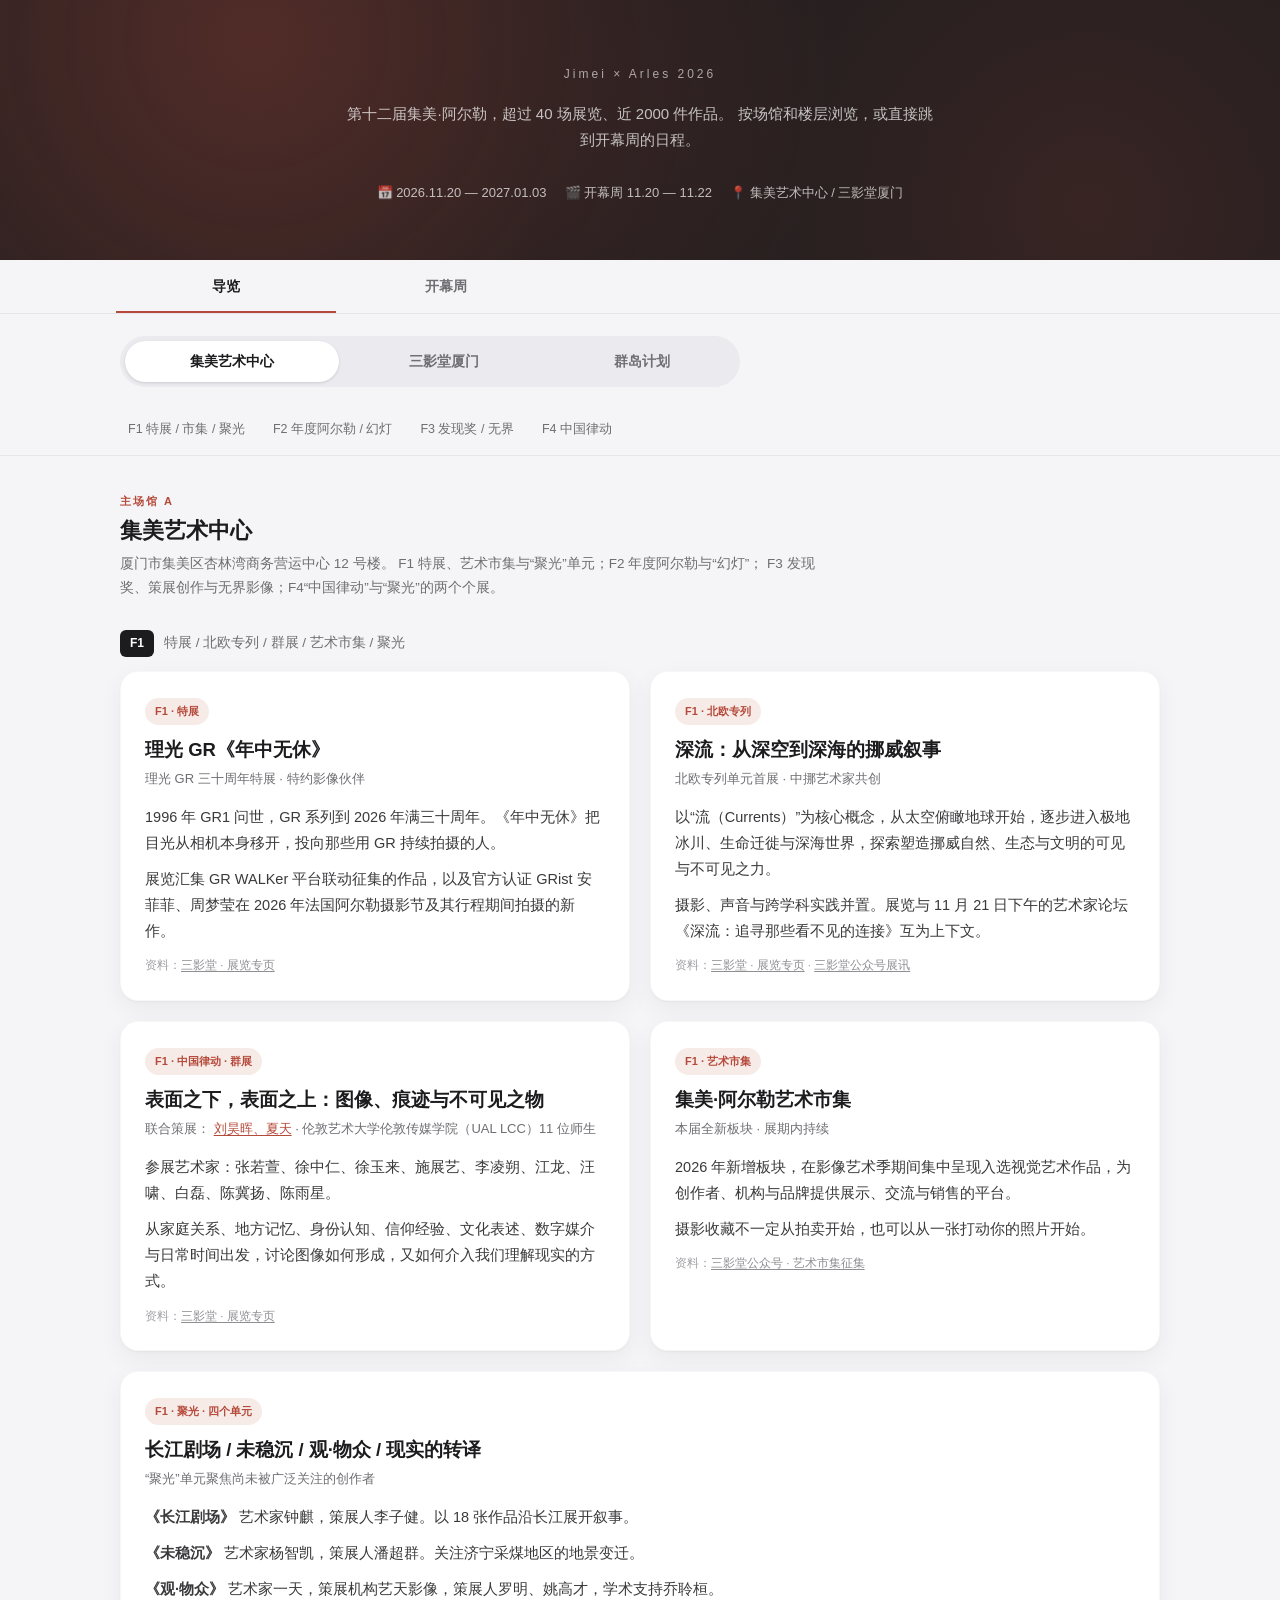
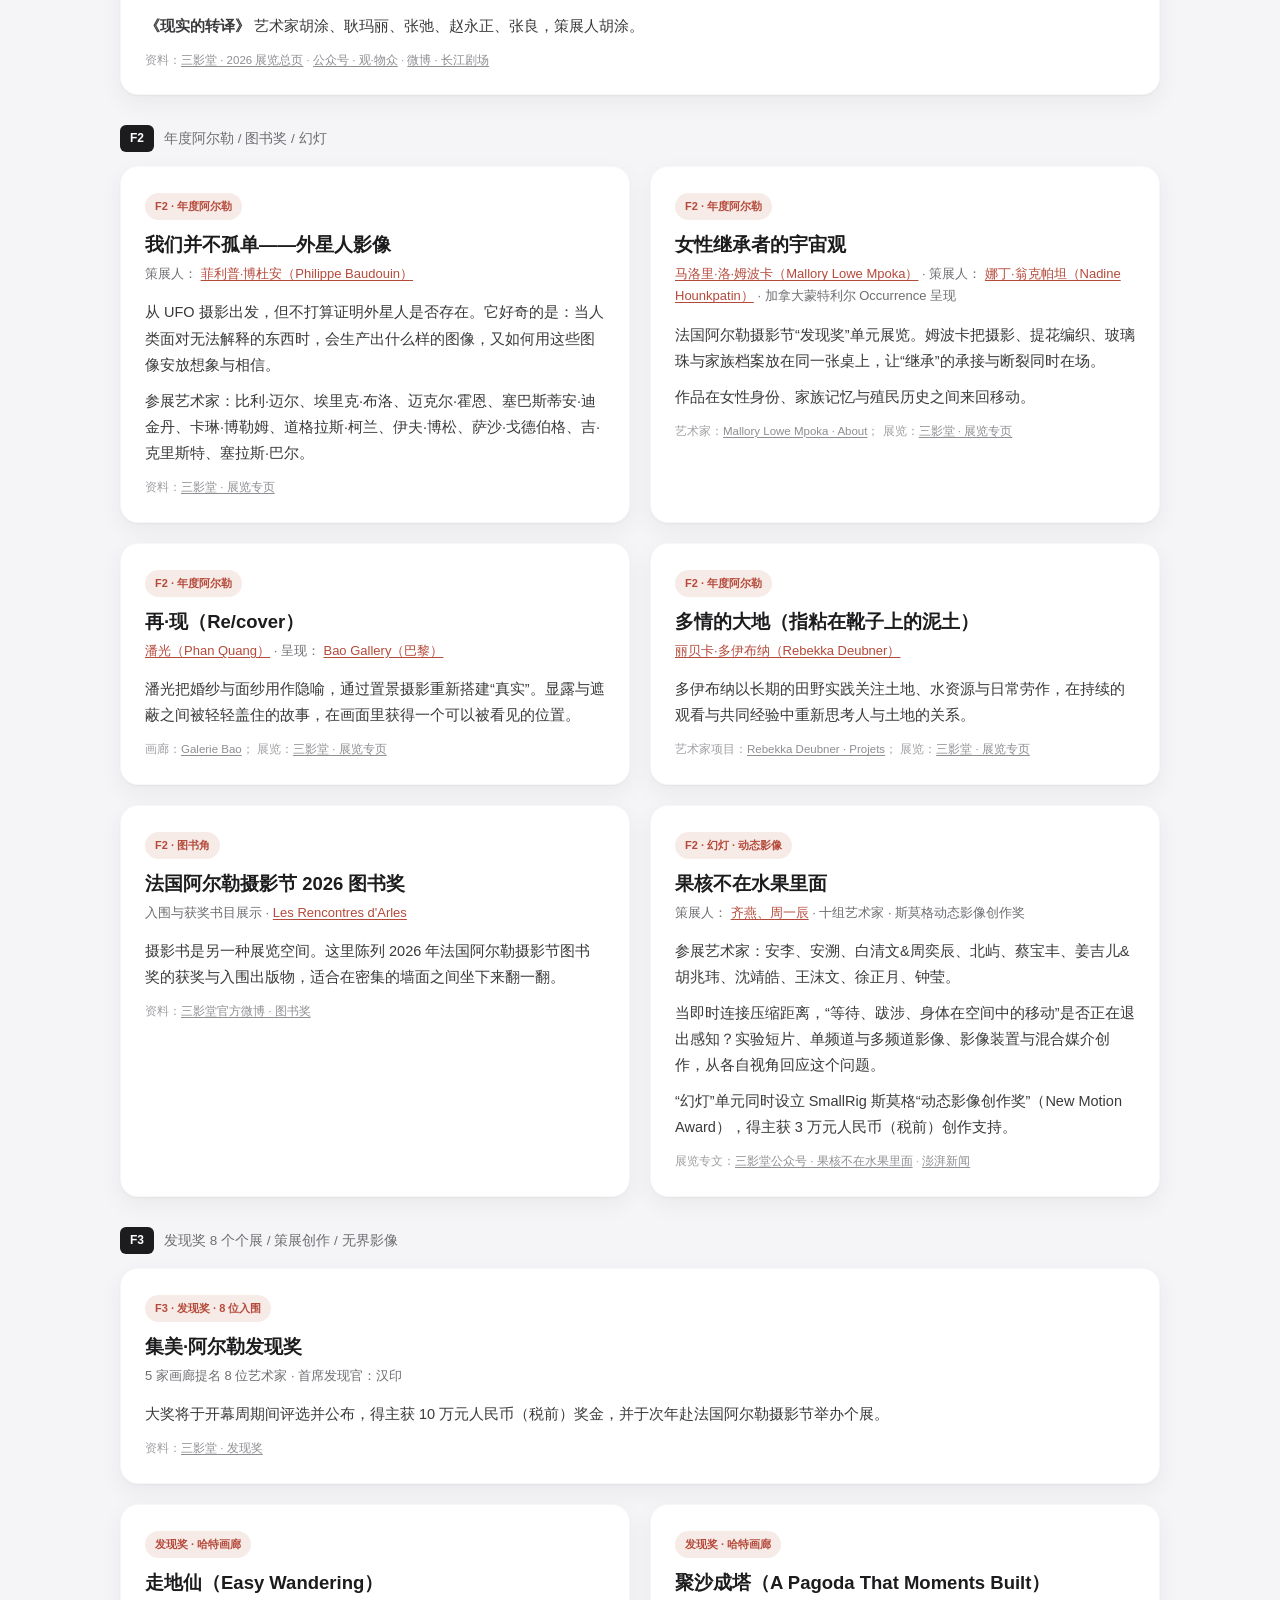
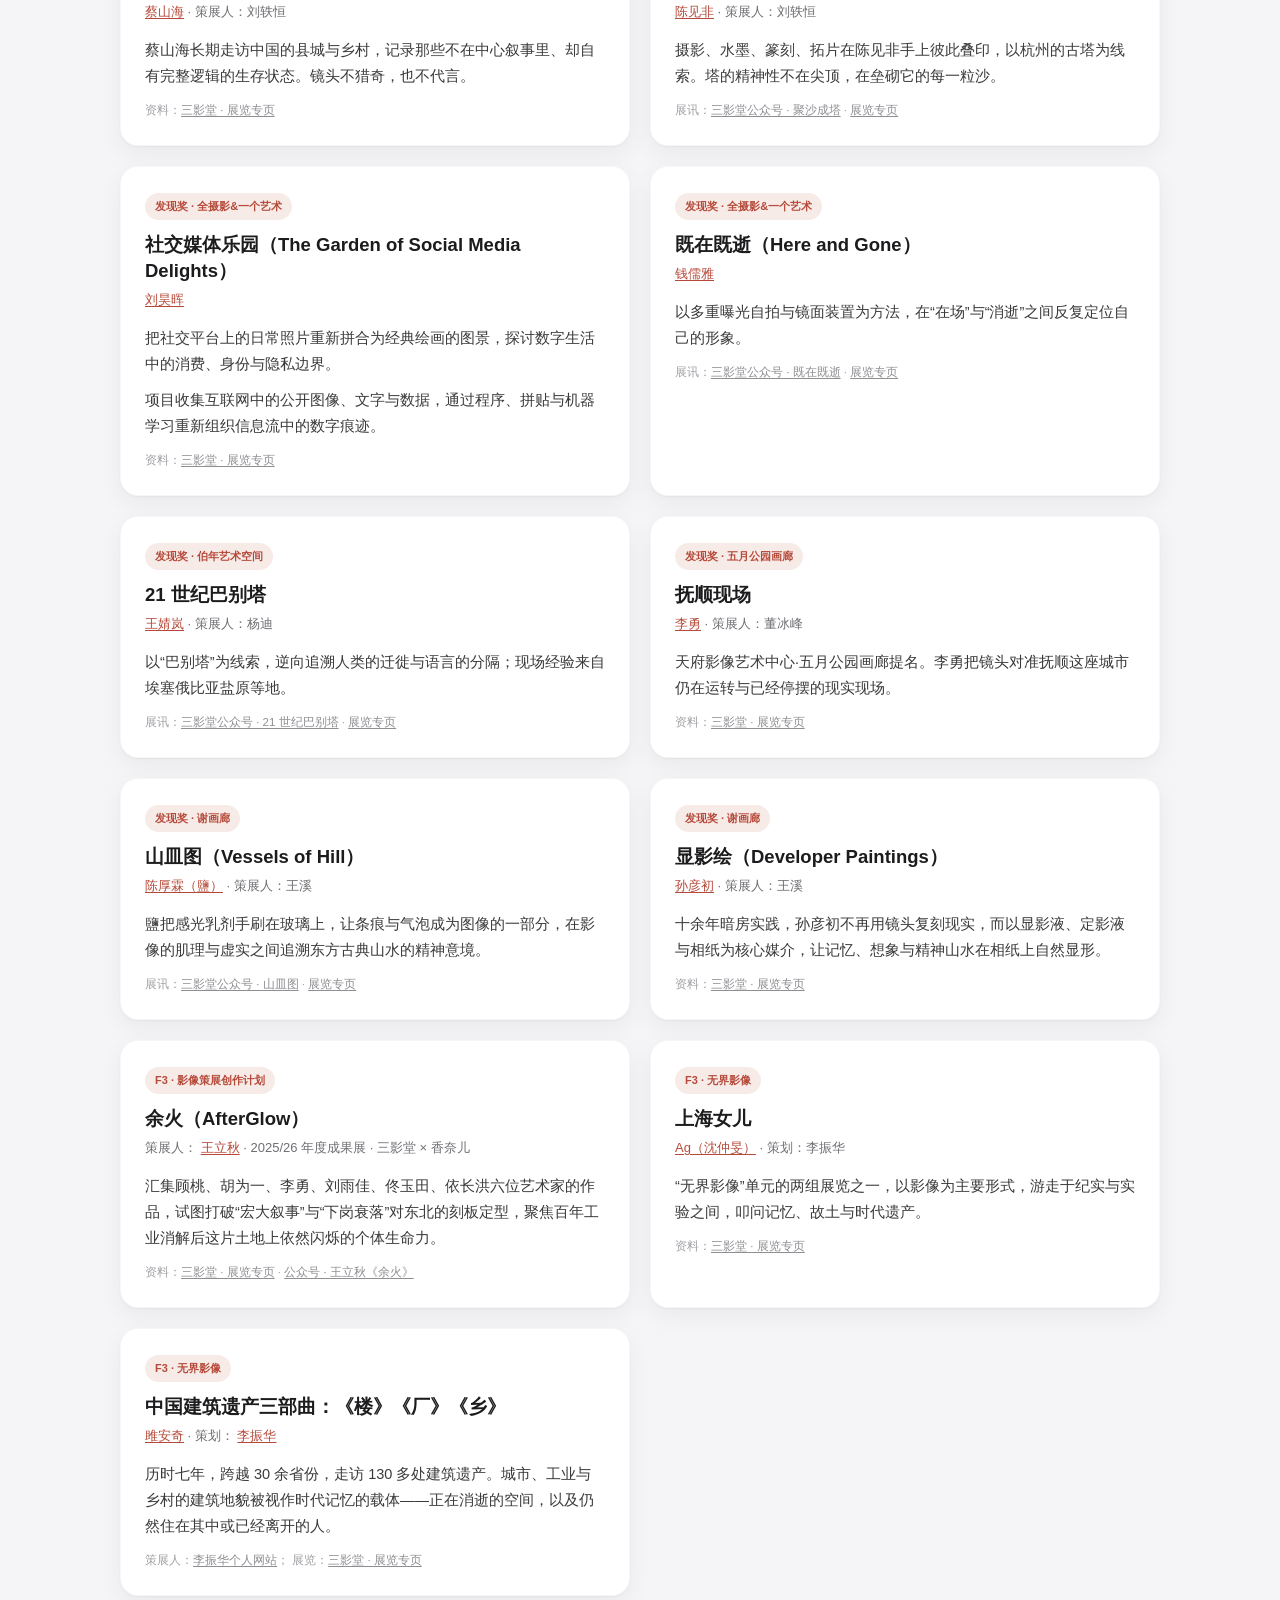
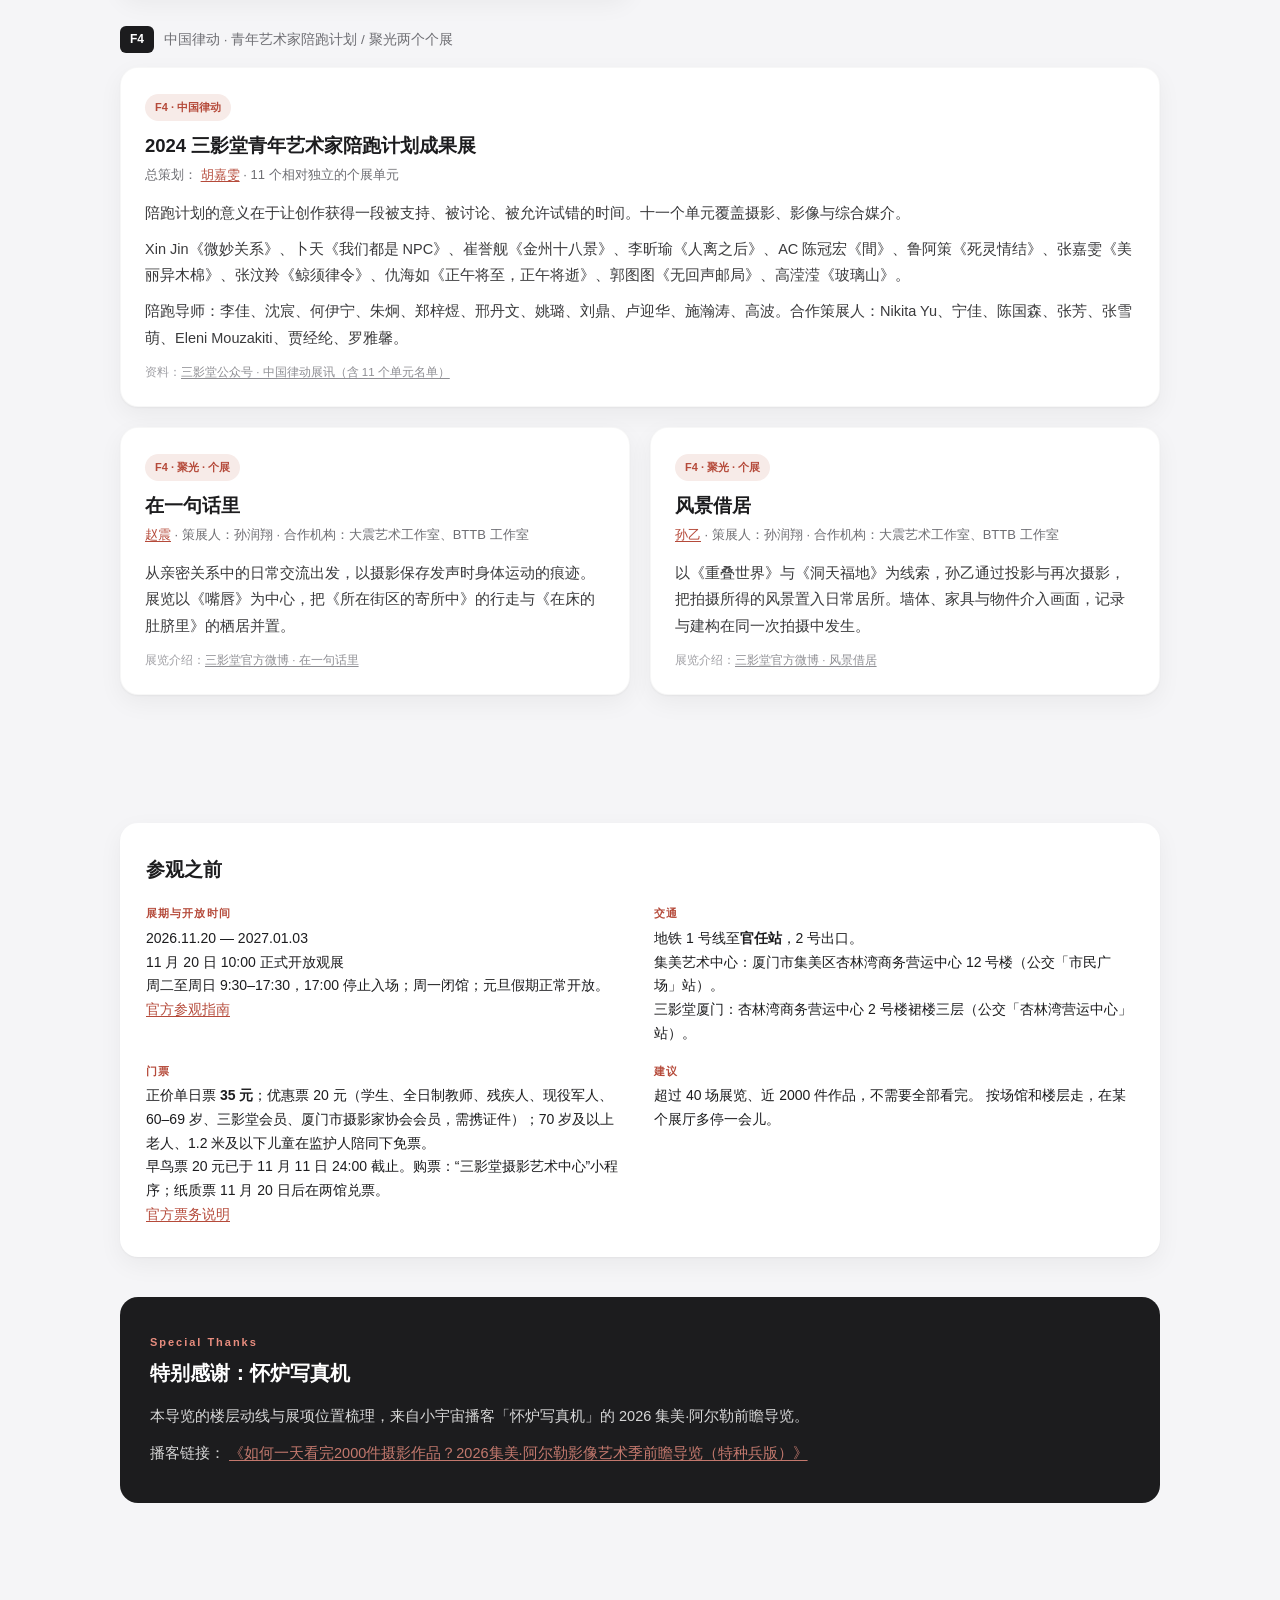
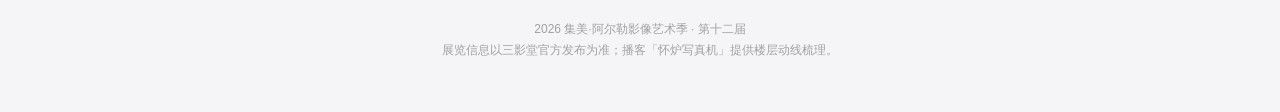
<file: 2026.html>
<!DOCTYPE html>
<html lang="zh-CN">

<head>
	<meta charset="UTF-8">
	<meta name="viewport" content="width=device-width, initial-scale=1.0">
	<meta name="color-scheme" content="light">
	<title>2026 集美·阿尔勒导览</title>
	<style>
		:root {
			--ink: #1c1c1e;
			--muted: #6e6e73;
			--line: #e5e5ea;
			--bg: #f5f5f7;
			--card: #fff;
			--accent: #b54a3a;
			--accent-soft: #f7ebe8;
			--radius: 18px;
			--shadow: 0 1px 2px rgba(0, 0, 0, .04), 0 8px 24px rgba(0, 0, 0, .05);
		}

		* {
			margin: 0;
			padding: 0;
			box-sizing: border-box
		}

		html {
			scroll-behavior: smooth
		}

		body {
			font-family: -apple-system, BlinkMacSystemFont, "Segoe UI", "PingFang SC",
				"Hiragino Sans GB", "Microsoft YaHei", sans-serif;
			background: var(--bg);
			color: var(--ink);
			line-height: 1.75;
			-webkit-font-smoothing: antialiased
		}

		a {
			color: var(--accent);
			text-decoration: underline;
			text-underline-offset: 2px
		}

		a:hover {
			text-decoration-thickness: 2px
		}

		.hero {
			background: var(--ink);
			color: #fff;
			padding: 64px 24px 56px;
			text-align: center;
			position: relative;
			overflow: hidden
		}

		.hero:after {
			content: "";
			position: absolute;
			inset: 0;
			background:
				radial-gradient(circle at 20% 15%, rgba(181, 74, 58, .35), transparent 55%),
				radial-gradient(circle at 85% 80%, rgba(181, 74, 58, .18), transparent 50%);
			pointer-events: none
		}

		.hero>* {
			position: relative;
			z-index: 1
		}

		.hero .eyebrow {
			font-size: 12px;
			letter-spacing: .25em;
			opacity: .6;
			margin-bottom: 16px
		}

		.hero h1 {
			font-size: 34px;
			line-height: 1.25;
			margin-bottom: 12px
		}

		.hero h1 span {
			color: #e88d7f
		}

		.hero .sub {
			font-size: 15px;
			opacity: .72;
			max-width: 600px;
			margin: 0 auto 28px
		}

		.meta-row {
			display: flex;
			flex-wrap: wrap;
			gap: 10px 18px;
			justify-content: center;
			font-size: 13px;
			opacity: .7
		}

		.tab-bar-wrap {
			position: sticky;
			top: 0;
			z-index: 60;
			background: #f5f5f7;
			border-bottom: 1px solid var(--line)
		}

		.tab-bar {
			max-width: 1080px;
			margin: auto;
			display: flex;
			padding: 0 16px
		}

		.tab-btn {
			flex: 1;
			max-width: 220px;
			background: none;
			border: 0;
			font: inherit;
			font-size: 14px;
			font-weight: 600;
			color: var(--muted);
			padding: 14px 8px 12px;
			cursor: pointer;
			border-bottom: 2px solid transparent
		}

		.tab-btn.active {
			color: var(--ink);
			border-bottom-color: var(--accent)
		}

		.venue-tab-wrap {
			max-width: 1080px;
			margin: auto;
			padding: 22px 20px 0
		}

		.venue-tab-bar {
			display: flex;
			gap: 5px;
			background: #eaeaef;
			padding: 5px;
			border-radius: 999px;
			max-width: 620px;
			overflow-x: auto
		}

		.venue-btn {
			flex: 1 0 auto;
			border: 0;
			background: none;
			font: inherit;
			font-size: 13.5px;
			font-weight: 600;
			color: var(--muted);
			padding: 9px 12px;
			border-radius: 999px;
			cursor: pointer;
			white-space: nowrap
		}

		.venue-btn.active {
			background: #fff;
			color: var(--ink);
			box-shadow: 0 1px 3px #0002
		}

		.floor-nav-wrap {
			position: sticky;
			top: 49px;
			z-index: 55;
			background: #f5f5f7ed;
			backdrop-filter: blur(12px);
			border-bottom: 1px solid var(--line);
			margin-top: 18px
		}

		.floor-nav {
			max-width: 1080px;
			margin: auto;
			display: flex;
			gap: 4px;
			overflow-x: auto;
			padding: 8px 16px
		}

		.floor-nav a {
			flex: 0 0 auto;
			font-size: 12.5px;
			color: var(--muted);
			text-decoration: none;
			padding: 6px 12px;
			border-radius: 999px;
			white-space: nowrap
		}

		.floor-nav a:hover {
			color: var(--ink);
			background: #eaeaef
		}

		.tab-panel,
		.venue-panel {
			display: none
		}

		.tab-panel.active,
		.venue-panel.active {
			display: block
		}

		.container {
			max-width: 1080px;
			margin: auto;
			padding: 28px 20px 80px
		}

		.venue-head {
			margin: 8px 0
		}

		.venue-label,
		.kicker {
			font-size: 11px;
			letter-spacing: .18em;
			color: var(--accent);
			font-weight: 700;
			margin-bottom: 4px
		}

		.venue-head h2,
		.talk-intro h2 {
			font-size: 22px;
			line-height: 1.4
		}

		.venue-note {
			font-size: 13.5px;
			color: var(--muted);
			margin-top: 6px;
			max-width: 720px
		}

		.floor-group {
			margin: 30px 0 8px;
			scroll-margin-top: 110px
		}

		.floor-label {
			display: flex;
			align-items: center;
			gap: 10px;
			margin-bottom: 14px;
			flex-wrap: wrap
		}

		.floor-label .badge {
			font-size: 12px;
			font-weight: 700;
			background: var(--ink);
			color: #fff;
			padding: 3px 10px;
			border-radius: 6px
		}

		.floor-label .desc {
			font-size: 13.5px;
			color: var(--muted)
		}

		.grid {
			display: grid;
			grid-template-columns: 1fr;
			gap: 20px
		}

		@media(min-width:760px) {
			.grid {
				grid-template-columns: 1fr 1fr
			}
		}

		.ex-card {
			background: var(--card);
			border-radius: var(--radius);
			box-shadow: var(--shadow);
			padding: 26px 24px 24px;
			display: flex;
			flex-direction: column;
			border: 1px solid #00000008;
			transition: transform .25s, box-shadow .25s
		}

		.ex-card:hover {
			transform: translateY(-3px);
			box-shadow: 0 16px 40px #00000014
		}

		.ex-card.full {
			grid-column: 1/-1
		}

		.ex-tag {
			display: inline-block;
			align-self: flex-start;
			font-size: 11px;
			font-weight: 600;
			color: var(--accent);
			background: var(--accent-soft);
			padding: 4px 10px;
			border-radius: 999px;
			margin-bottom: 12px
		}

		.ex-card h3 {
			font-size: 18.5px;
			line-height: 1.4;
			margin-bottom: 5px
		}

		.byline {
			font-size: 13px;
			color: var(--muted);
			margin-bottom: 14px;
			line-height: 1.7
		}

		.ex-body {
			font-size: 14.5px;
			color: #3a3a3c;
			line-height: 1.8
		}

		.ex-body p {
			margin-bottom: 10px
		}

		.ex-body p:last-child {
			margin-bottom: 0
		}

		.source-note {
			margin-top: 12px;
			font-size: 11.5px;
			color: #a1a1a6;
			line-height: 1.7
		}

		.source-note a {
			color: #8e8e93
		}

		.fact-row {
			display: flex;
			flex-wrap: wrap;
			gap: 6px 8px;
			margin: 2px 0 12px
		}

		.fact {
			font-size: 12px;
			color: var(--muted);
			background: #f0f0f2;
			padding: 3px 9px;
			border-radius: 6px
		}

		.talk-intro {
			margin-bottom: 8px
		}

		.talk-intro p {
			font-size: 14.5px;
			color: var(--muted);
			max-width: 760px;
			margin-top: 8px
		}

		.subnav-wrap {
			position: sticky;
			top: 49px;
			z-index: 55;
			background: #f5f5f7ed;
			backdrop-filter: blur(12px);
			border-bottom: 1px solid var(--line);
			margin: 18px 0 4px
		}

		.subnav {
			max-width: 1080px;
			margin: auto;
			display: flex;
			gap: 4px;
			overflow-x: auto;
			padding: 8px 16px
		}

		.subnav a {
			flex: 0 0 auto;
			font-size: 12.5px;
			color: var(--muted);
			text-decoration: none;
			padding: 6px 12px;
			border-radius: 999px;
			white-space: nowrap
		}

		.subnav a:hover {
			color: var(--ink);
			background: #eaeaef
		}

		.day-block {
			margin-bottom: 36px;
			scroll-margin-top: 110px
		}

		.day-head {
			display: flex;
			align-items: baseline;
			gap: 12px;
			margin-bottom: 16px;
			padding-bottom: 10px;
			border-bottom: 1px solid var(--line);
			flex-wrap: wrap
		}

		.day-head .day {
			font-size: 18px;
			font-weight: 700
		}

		.day-head .date {
			font-size: 13px;
			color: var(--muted)
		}

		.talk-list {
			display: flex;
			flex-direction: column;
			gap: 14px
		}

		.talk-item {
			background: #fff;
			border-radius: 14px;
			box-shadow: var(--shadow);
			padding: 20px 22px;
			display: grid;
			grid-template-columns: 92px 1fr;
			gap: 16px
		}

		.talk-time {
			font-size: 13px;
			font-weight: 700;
			color: var(--accent);
			white-space: nowrap
		}

		.talk-time small {
			display: block;
			font-weight: 500;
			color: #a1a1a6;
			font-size: 11px;
			margin-top: 2px
		}

		.talk-content h4 {
			font-size: 16.5px;
			line-height: 1.4;
			margin-bottom: 6px
		}

		.talk-meta {
			font-size: 13px;
			color: var(--muted);
			line-height: 1.7;
			margin-bottom: 8px
		}

		.talk-desc {
			font-size: 13.5px;
			color: #3a3a3c;
			line-height: 1.75
		}

		.tag {
			display: inline-block;
			font-size: 11px;
			font-weight: 600;
			padding: 2px 8px;
			border-radius: 6px;
			margin-left: 6px;
			vertical-align: 1px
		}

		.tag.ok {
			background: #e8f2e9;
			color: #3a6b45
		}

		.tag.tbd {
			background: #fdf3e3;
			color: #8a6d3b
		}

		.talk-note {
			display: inline-block;
			margin-top: 10px;
			font-size: 12px;
			color: var(--muted);
			background: #f0f0f2;
			padding: 3px 9px;
			border-radius: 6px
		}

		.info-block {
			margin-top: 40px;
			background: #fff;
			border-radius: var(--radius);
			box-shadow: var(--shadow);
			padding: 30px 26px
		}

		.info-block h2 {
			font-size: 19px;
			margin-bottom: 18px
		}

		.info-grid {
			display: grid;
			grid-template-columns: 1fr;
			gap: 16px 28px
		}

		@media(min-width:680px) {
			.info-grid {
				grid-template-columns: 1fr 1fr
			}
		}

		.info-item .label {
			font-size: 11px;
			letter-spacing: .1em;
			color: var(--accent);
			font-weight: 600;
			margin-bottom: 3px
		}

		.info-item .value {
			font-size: 14px;
			line-height: 1.7
		}

		.acknowledge {
			margin-top: 40px;
			background: var(--ink);
			color: #fff;
			border-radius: var(--radius);
			padding: 36px 30px
		}

		.acknowledge h2 {
			font-size: 20px;
			margin-bottom: 12px
		}

		.acknowledge p {
			font-size: 14.5px;
			line-height: 1.85;
			opacity: .82;
			max-width: 720px
		}

		.acknowledge a {
			color: #e88d7f
		}

		.revision {
			margin-top: 22px;
			background: #fff;
			border: 1px dashed var(--line);
			border-radius: 14px;
			padding: 20px 22px;
			font-size: 13px;
			color: var(--muted)
		}

		.revision b {
			color: var(--ink)
		}

		.revision ul {
			margin: 8px 0 0 18px
		}

		.revision li {
			margin-bottom: 4px
		}

		footer {
			text-align: center;
			padding: 36px 20px 50px;
			font-size: 12px;
			color: #a1a1a6;
			line-height: 1.8
		}

		@media(max-width:520px) {
			.hero {
				padding: 48px 20px 42px
			}

			.hero h1 {
				font-size: 26px
			}

			.ex-card {
				padding: 20px 18px
			}

			.talk-item {
				grid-template-columns: 1fr;
				gap: 6px;
				padding: 16px 18px
			}

			.acknowledge {
				padding: 28px 22px
			}
		}
	</style>
</head>

<body>

	<header class="hero">
		<div class="eyebrow">Jimei × Arles 2026</div>
		<p class="sub">
			第十二届集美·阿尔勒，超过 40 场展览、近 2000 件作品。
			按场馆和楼层浏览，或直接跳到开幕周的日程。
		</p>
		<div class="meta-row">
			<span>📅 2026.11.20 — 2027.01.03</span>
			<span>🎬 开幕周 11.20 — 11.22</span>
			<span>📍 集美艺术中心 / 三影堂厦门</span>
		</div>
	</header>

	<div class="tab-bar-wrap">
		<div class="tab-bar">
			<button class="tab-btn active" data-tab="guide" type="button">导览</button>
			<button class="tab-btn" data-tab="talks" type="button">开幕周</button>
		</div>
	</div>

	<div id="tab-guide" class="tab-panel active">
		<div class="venue-tab-wrap">
			<div class="venue-tab-bar">
				<button class="venue-btn active" data-venue="jimei" type="button">集美艺术中心</button>
				<button class="venue-btn" data-venue="threeshadows" type="button">三影堂厦门</button>
				<button class="venue-btn" data-venue="archipelago" type="button">群岛计划</button>
			</div>
		</div>

		<!-- 场馆 A：集美艺术中心 -->
		<div id="venue-jimei" class="venue-panel active">
			<div class="floor-nav-wrap">
				<nav class="floor-nav">
					<a href="#jimei-f1">F1 特展 / 市集 / 聚光</a>
					<a href="#jimei-f2">F2 年度阿尔勒 / 幻灯</a>
					<a href="#jimei-f3">F3 发现奖 / 无界</a>
					<a href="#jimei-f4">F4 中国律动</a>
				</nav>
			</div>

			<main class="container">
				<div class="venue-head">
					<div class="venue-label">主场馆 A</div>
					<h2>集美艺术中心</h2>
					<div class="venue-note">
						厦门市集美区杏林湾商务营运中心 12 号楼。
						F1 特展、艺术市集与“聚光”单元；F2 年度阿尔勒与“幻灯”；
						F3 发现奖、策展创作与无界影像；F4“中国律动”与“聚光”的两个个展。
					</div>
				</div>

				<!-- F1 -->
				<div class="floor-group" id="jimei-f1">
					<div class="floor-label"><span class="badge">F1</span><span class="desc">特展 / 北欧专列 / 群展 / 艺术市集 / 聚光</span>
					</div>
					<div class="grid">

						<article class="ex-card">
							<span class="ex-tag">F1 · 特展</span>
							<h3>理光 GR《年中无休》</h3>
							<div class="byline">理光 GR 三十周年特展 · 特约影像伙伴</div>
							<div class="ex-body">
								<p>1996 年 GR1 问世，GR 系列到 2026 年满三十周年。《年中无休》把目光从相机本身移开，投向那些用 GR 持续拍摄的人。</p>
								<p>展览汇集 GR WALKer 平台联动征集的作品，以及官方认证 GRist 安菲菲、周梦莹在 2026 年法国阿尔勒摄影节及其行程期间拍摄的新作。</p>
							</div>
							<div class="source-note">
								资料：<a
									href="https://www.threeshadows.cn/cn/jimei-arles/exhibitions/2026-jimei-arles/ricoh-gr-year-round-special-exhibition/"
									target="_blank" rel="noopener">三影堂 · 展览专页</a>
							</div>
						</article>

						<article class="ex-card">
							<span class="ex-tag">F1 · 北欧专列</span>
							<h3>深流：从深空到深海的挪威叙事</h3>
							<div class="byline">北欧专列单元首展 · 中挪艺术家共创</div>
							<div class="ex-body">
								<p>以“流（Currents）”为核心概念，从太空俯瞰地球开始，逐步进入极地冰川、生命迁徙与深海世界，探索塑造挪威自然、生态与文明的可见与不可见之力。</p>
								<p>摄影、声音与跨学科实践并置。展览与 11 月 21 日下午的艺术家论坛《深流：追寻那些看不见的连接》互为上下文。</p>
							</div>
							<div class="source-note">
								资料：<a
									href="https://www.threeshadows.cn/cn/jimei-arles/exhibitions/2026-jimei-arles/deep-currents-norwegian-narratives-from-deep-space-to-the-deep-ocean/"
									target="_blank" rel="noopener">三影堂 · 展览专页</a> ·
								<a href="https://mp.weixin.qq.com/s?__biz=MzA4MzQzODYwOQ==&amp;mid=2652639783&amp;idx=1&amp;sn=8e0a470ed19027b432deeb301082322c"
									target="_blank" rel="noopener">三影堂公众号展讯</a>
							</div>
						</article>

						<article class="ex-card">
							<span class="ex-tag">F1 · 中国律动 · 群展</span>
							<h3>表面之下，表面之上：图像、痕迹与不可见之物</h3>
							<div class="byline">
								联合策展：
								<a href="https://weibo.com/2/detail/5361966636076054" target="_blank" rel="noopener">刘昊晖、夏天</a>
								· 伦敦艺术大学伦敦传媒学院（UAL LCC）11 位师生
							</div>
							<div class="ex-body">
								<p>参展艺术家：张若萱、徐中仁、徐玉来、施展艺、李凌朔、江龙、汪啸、白磊、陈冀扬、陈雨星。</p>
								<p>从家庭关系、地方记忆、身份认知、信仰经验、文化表述、数字媒介与日常时间出发，讨论图像如何形成，又如何介入我们理解现实的方式。</p>
							</div>
							<div class="source-note">
								资料：<a
									href="https://www.threeshadows.cn/cn/jimei-arles/exhibitions/2026-jimei-arles/beneath-the-surface-upon-the-surface-images-traces-and-the-unseen-/"
									target="_blank" rel="noopener">三影堂 · 展览专页</a>
							</div>
						</article>

						<article class="ex-card">
							<span class="ex-tag">F1 · 艺术市集</span>
							<h3>集美·阿尔勒艺术市集</h3>
							<div class="byline">本届全新板块 · 展期内持续</div>
							<div class="ex-body">
								<p>2026 年新增板块，在影像艺术季期间集中呈现入选视觉艺术作品，为创作者、机构与品牌提供展示、交流与销售的平台。</p>
								<p>摄影收藏不一定从拍卖开始，也可以从一张打动你的照片开始。</p>
							</div>
							<div class="source-note">
								资料：<a
									href="https://mp.weixin.qq.com/s?__biz=MzA4MzQzODYwOQ==&amp;mid=2652634524&amp;idx=1&amp;sn=67af53cad09a7775820ca964527b0eb8"
									target="_blank" rel="noopener">三影堂公众号 · 艺术市集征集</a>
							</div>
						</article>

						<article class="ex-card full">
							<span class="ex-tag">F1 · 聚光 · 四个单元</span>
							<h3>长江剧场 / 未稳沉 / 观·物众 / 现实的转译</h3>
							<div class="byline">“聚光”单元聚焦尚未被广泛关注的创作者</div>
							<div class="ex-body">
								<p><strong>《长江剧场》</strong> 艺术家钟麒，策展人李子健。以 18 张作品沿长江展开叙事。</p>
								<p><strong>《未稳沉》</strong> 艺术家杨智凯，策展人潘超群。关注济宁采煤地区的地景变迁。</p>
								<p><strong>《观·物众》</strong> 艺术家一天，策展机构艺天影像，策展人罗明、姚高才，学术支持乔聆桓。</p>
								<p><strong>《现实的转译》</strong> 艺术家胡涂、耿玛丽、张弛、赵永正、张良，策展人胡涂。</p>
							</div>
							<div class="source-note">
								资料：<a href="https://www.threeshadows.cn/cn/jimei-arles/exhibitions/2026-jimei-arles/" target="_blank"
									rel="noopener">三影堂 · 2026 展览总页</a> ·
								<a href="https://mp.weixin.qq.com/s/8if0mf5cm5ANipU1CQdK-A" target="_blank" rel="noopener">公众号 ·
									观·物众</a> ·
								<a href="https://weibo.com/2/detail/5365539918056484" target="_blank" rel="noopener">微博 · 长江剧场</a>
							</div>
						</article>
					</div>
				</div>

				<!-- F2 -->
				<div class="floor-group" id="jimei-f2">
					<div class="floor-label"><span class="badge">F2</span><span class="desc">年度阿尔勒 / 图书奖 / 幻灯</span></div>
					<div class="grid">

						<article class="ex-card">
							<span class="ex-tag">F2 · 年度阿尔勒</span>
							<h3>我们并不孤单——外星人影像</h3>
							<div class="byline">
								策展人：
								<a href="https://weibo.com/2/detail/5355007748606827" target="_blank" rel="noopener">菲利普·博杜安（Philippe
									Baudouin）</a>
							</div>
							<div class="ex-body">
								<p>从 UFO 摄影出发，但不打算证明外星人是否存在。它好奇的是：当人类面对无法解释的东西时，会生产出什么样的图像，又如何用这些图像安放想象与相信。</p>
								<p>参展艺术家：比利·迈尔、埃里克·布洛、迈克尔·霍恩、塞巴斯蒂安·迪金丹、卡琳·博勒姆、道格拉斯·柯兰、伊夫·博松、萨沙·戈德伯格、吉·克里斯特、塞拉斯·巴尔。</p>
							</div>
							<div class="source-note">
								资料：<a
									href="https://www.threeshadows.cn/cn/jimei-arles/exhibitions/2026-jimei-arles/we-are-not-alone-alien-images/"
									target="_blank" rel="noopener">三影堂 · 展览专页</a>
							</div>
						</article>

						<article class="ex-card">
							<span class="ex-tag">F2 · 年度阿尔勒</span>
							<h3>女性继承者的宇宙观</h3>
							<div class="byline">
								<a href="https://lowemallory.com/about" target="_blank" rel="noopener">马洛里·洛·姆波卡（Mallory Lowe Mpoka）</a>
								· 策展人：
								<a href="https://www.thepaper.cn/newsDetail_forward_34267545" target="_blank"
									rel="noopener">娜丁·翁克帕坦（Nadine Hounkpatin）</a>
								· 加拿大蒙特利尔 Occurrence 呈现
							</div>
							<div class="ex-body">
								<p>法国阿尔勒摄影节“发现奖”单元展览。姆波卡把摄影、提花编织、玻璃珠与家族档案放在同一张桌上，让“继承”的承接与断裂同时在场。</p>
								<p>作品在女性身份、家族记忆与殖民历史之间来回移动。</p>
							</div>
							<div class="source-note">
								艺术家：<a href="https://lowemallory.com/about" target="_blank" rel="noopener">Mallory Lowe Mpoka ·
									About</a>；
								展览：<a
									href="https://www.threeshadows.cn/cn/jimei-arles/exhibitions/2026-jimei-arles/cosmologies-of-the-heiresses-in-the-weft-of-memory-procession-i-and-procession-ii-she-who-summons/"
									target="_blank" rel="noopener">三影堂 · 展览专页</a>
							</div>
						</article>

						<article class="ex-card">
							<span class="ex-tag">F2 · 年度阿尔勒</span>
							<h3>再·现（Re/cover）</h3>
							<div class="byline">
								<a href="https://weibo.com/2/detail/5355053042632398" target="_blank" rel="noopener">潘光（Phan Quang）</a>
								· 呈现：
								<a href="https://www.galeriebao.com/" target="_blank" rel="noopener">Bao Gallery（巴黎）</a>
							</div>
							<div class="ex-body">
								<p>潘光把婚纱与面纱用作隐喻，通过置景摄影重新搭建“真实”。显露与遮蔽之间被轻轻盖住的故事，在画面里获得一个可以被看见的位置。</p>
							</div>
							<div class="source-note">
								画廊：<a href="https://www.galeriebao.com/" target="_blank" rel="noopener">Galerie Bao</a>；
								展览：<a href="https://www.threeshadows.cn/cn/jimei-arles/exhibitions/2026-jimei-arles/recover/"
									target="_blank" rel="noopener">三影堂 · 展览专页</a>
							</div>
						</article>

						<article class="ex-card">
							<span class="ex-tag">F2 · 年度阿尔勒</span>
							<h3>多情的大地（指粘在靴子上的泥土）</h3>
							<div class="byline">
								<a href="https://rebekkadeubner.com/projets" target="_blank" rel="noopener">丽贝卡·多伊布纳（Rebekka
									Deubner）</a>
							</div>
							<div class="ex-body">
								<p>多伊布纳以长期的田野实践关注土地、水资源与日常劳作，在持续的观看与共同经验中重新思考人与土地的关系。</p>
							</div>
							<div class="source-note">
								艺术家项目：<a href="https://rebekkadeubner.com/projets" target="_blank" rel="noopener">Rebekka Deubner ·
									Projets</a>；
								展览：<a
									href="https://www.threeshadows.cn/cn/jimei-arles/exhibitions/2026-jimei-arles/la-terre-amoureuse-said-of-soil-that-sticks-to-the-boots/"
									target="_blank" rel="noopener">三影堂 · 展览专页</a>
							</div>
						</article>

						<article class="ex-card">
							<span class="ex-tag">F2 · 图书角</span>
							<h3>法国阿尔勒摄影节 2026 图书奖</h3>
							<div class="byline">
								入围与获奖书目展示 ·
								<a href="https://weibo.com/2/detail/5355000978735132" target="_blank" rel="noopener">Les Rencontres
									d'Arles</a>
							</div>
							<div class="ex-body">
								<p>摄影书是另一种展览空间。这里陈列 2026 年法国阿尔勒摄影节图书奖的获奖与入围出版物，适合在密集的墙面之间坐下来翻一翻。</p>
							</div>
							<div class="source-note">资料：<a href="https://weibo.com/2/detail/5355000978735132" target="_blank"
									rel="noopener">三影堂官方微博 · 图书奖</a></div>
						</article>

						<article class="ex-card">
							<span class="ex-tag">F2 · 幻灯 · 动态影像</span>
							<h3>果核不在水果里面</h3>
							<div class="byline">
								策展人：
								<a href="https://www.thepaper.cn/newsDetail_forward_34401232" target="_blank" rel="noopener">齐燕、周一辰</a>
								· 十组艺术家 · 斯莫格动态影像创作奖
							</div>
							<div class="ex-body">
								<p>参展艺术家：安李、安溯、白清文&amp;周奕辰、北屿、蔡宝丰、姜吉儿&amp;胡兆玮、沈靖皓、王沫文、徐正月、钟莹。</p>
								<p>当即时连接压缩距离，“等待、跋涉、身体在空间中的移动”是否正在退出感知？实验短片、单频道与多频道影像、影像装置与混合媒介创作，从各自视角回应这个问题。</p>
								<p>“幻灯”单元同时设立 SmallRig 斯莫格“动态影像创作奖”（New Motion Award），得主获 3 万元人民币（税前）创作支持。</p>
							</div>
							<div class="source-note">
								展览专文：<a
									href="https://mp.weixin.qq.com/s?__biz=MzA4MzQzODYwOQ==&amp;mid=2652639683&amp;idx=1&amp;sn=7d9af90e3e973322902190c2269f95c5"
									target="_blank" rel="noopener">三影堂公众号 · 果核不在水果里面</a> ·
								<a href="https://www.thepaper.cn/newsDetail_forward_34401232" target="_blank" rel="noopener">澎湃新闻</a>
							</div>
						</article>
					</div>
				</div>

				<!-- F3 -->
				<div class="floor-group" id="jimei-f3">
					<div class="floor-label"><span class="badge">F3</span><span class="desc">发现奖 8 个个展 / 策展创作 / 无界影像</span></div>
					<div class="grid">

						<article class="ex-card full">
							<span class="ex-tag">F3 · 发现奖 · 8 位入围</span>
							<h3>集美·阿尔勒发现奖</h3>
							<div class="byline">5 家画廊提名 8 位艺术家 · 首席发现官：汉印</div>
							<div class="ex-body">
								<p>大奖将于开幕周期间评选并公布，得主获 10 万元人民币（税前）奖金，并于次年赴法国阿尔勒摄影节举办个展。</p>
							</div>
							<div class="source-note">
								资料：<a href="https://www.threeshadows.cn/cn/jimei-arles/discovery-award/" target="_blank"
									rel="noopener">三影堂 · 发现奖</a>
							</div>
						</article>

						<article class="ex-card">
							<span class="ex-tag">发现奖 · 哈特画廊</span>
							<h3>走地仙（Easy Wandering）</h3>
							<div class="byline">
								<a href="https://weibo.com/2/detail/5355672121120886" target="_blank" rel="noopener">蔡山海</a>
								· 策展人：刘轶恒
							</div>
							<div class="ex-body">
								<p>蔡山海长期走访中国的县城与乡村，记录那些不在中心叙事里、却自有完整逻辑的生存状态。镜头不猎奇，也不代言。</p>
							</div>
							<div class="source-note">
								资料：<a href="https://www.threeshadows.cn/cn/jimei-arles/exhibitions/2026-jimei-arles/easy-wandering/"
									target="_blank" rel="noopener">三影堂 · 展览专页</a>
							</div>
						</article>

						<article class="ex-card">
							<span class="ex-tag">发现奖 · 哈特画廊</span>
							<h3>聚沙成塔（A Pagoda That Moments Built）</h3>
							<div class="byline">
								<a href="https://mp.weixin.qq.com/s/1qGt07pnzqeVtoz-oyG9HQ" target="_blank" rel="noopener">陈见非</a>
								· 策展人：刘轶恒
							</div>
							<div class="ex-body">
								<p>摄影、水墨、篆刻、拓片在陈见非手上彼此叠印，以杭州的古塔为线索。塔的精神性不在尖顶，在垒砌它的每一粒沙。</p>
							</div>
							<div class="source-note">
								展讯：<a href="https://mp.weixin.qq.com/s/1qGt07pnzqeVtoz-oyG9HQ" target="_blank" rel="noopener">三影堂公众号 ·
									聚沙成塔</a> ·
								<a href="https://www.threeshadows.cn/cn/jimei-arles/exhibitions/2026-jimei-arles/a-pagoda-that-moments-built/"
									target="_blank" rel="noopener">展览专页</a>
							</div>
						</article>

						<article class="ex-card">
							<span class="ex-tag">发现奖 · 全摄影&amp;一个艺术</span>
							<h3>社交媒体乐园（The Garden of Social Media Delights）</h3>
							<div class="byline">
								<a href="https://weibo.com/2/detail/5356526500839968" target="_blank" rel="noopener">刘昊晖</a>
							</div>
							<div class="ex-body">
								<p>把社交平台上的日常照片重新拼合为经典绘画的图景，探讨数字生活中的消费、身份与隐私边界。</p>
								<p>项目收集互联网中的公开图像、文字与数据，通过程序、拼贴与机器学习重新组织信息流中的数字痕迹。</p>
							</div>
							<div class="source-note">
								资料：<a
									href="https://www.threeshadows.cn/cn/jimei-arles/exhibitions/2026-jimei-arles/the-garden-of-social-media-delights/"
									target="_blank" rel="noopener">三影堂 · 展览专页</a>
							</div>
						</article>

						<article class="ex-card">
							<span class="ex-tag">发现奖 · 全摄影&amp;一个艺术</span>
							<h3>既在既逝（Here and Gone）</h3>
							<div class="byline">
								<a href="https://mp.weixin.qq.com/s/ol9cTj4hHjZHBuZh3VBCRg" target="_blank" rel="noopener">钱儒雅</a>
							</div>
							<div class="ex-body">
								<p>以多重曝光自拍与镜面装置为方法，在“在场”与“消逝”之间反复定位自己的形象。</p>
							</div>
							<div class="source-note">
								展讯：<a href="https://mp.weixin.qq.com/s/ol9cTj4hHjZHBuZh3VBCRg" target="_blank" rel="noopener">三影堂公众号 ·
									既在既逝</a> ·
								<a href="https://www.threeshadows.cn/cn/jimei-arles/exhibitions/2026-jimei-arles/here-and-gone/"
									target="_blank" rel="noopener">展览专页</a>
							</div>
						</article>

						<article class="ex-card">
							<span class="ex-tag">发现奖 · 伯年艺术空间</span>
							<h3>21 世纪巴别塔</h3>
							<div class="byline">
								<a href="https://mp.weixin.qq.com/s/gt7LX2MQQQ_i425zF9lGVQ" target="_blank" rel="noopener">王婧岚</a>
								· 策展人：杨迪
							</div>
							<div class="ex-body">
								<p>以“巴别塔”为线索，逆向追溯人类的迁徙与语言的分隔；现场经验来自埃塞俄比亚盐原等地。</p>
							</div>
							<div class="source-note">
								展讯：<a href="https://mp.weixin.qq.com/s/gt7LX2MQQQ_i425zF9lGVQ" target="_blank" rel="noopener">三影堂公众号 ·
									21 世纪巴别塔</a> ·
								<a href="https://www.threeshadows.cn/cn/jimei-arles/exhibitions/2026-jimei-arles/the-tower-of-babel-in-the-21st-century/"
									target="_blank" rel="noopener">展览专页</a>
							</div>
						</article>

						<article class="ex-card">
							<span class="ex-tag">发现奖 · 五月公园画廊</span>
							<h3>抚顺现场</h3>
							<div class="byline">
								<a href="https://weibo.com/2/detail/5357542974690645" target="_blank" rel="noopener">李勇</a>
								· 策展人：董冰峰
							</div>
							<div class="ex-body">
								<p>天府影像艺术中心·五月公园画廊提名。李勇把镜头对准抚顺这座城市仍在运转与已经停摆的现实现场。</p>
							</div>
							<div class="source-note">
								资料：<a href="https://www.threeshadows.cn/cn/jimei-arles/exhibitions/2026-jimei-arles/fushun-case/"
									target="_blank" rel="noopener">三影堂 · 展览专页</a>
							</div>
						</article>

						<article class="ex-card">
							<span class="ex-tag">发现奖 · 谢画廊</span>
							<h3>山皿图（Vessels of Hill）</h3>
							<div class="byline">
								<a href="https://mp.weixin.qq.com/s/JLxoHfdFjhRp3JZOt1g4_w" target="_blank" rel="noopener">陈厚霖（鹽）</a>
								· 策展人：王溪
							</div>
							<div class="ex-body">
								<p>鹽把感光乳剂手刷在玻璃上，让条痕与气泡成为图像的一部分，在影像的肌理与虚实之间追溯东方古典山水的精神意境。</p>
							</div>
							<div class="source-note">
								展讯：<a href="https://mp.weixin.qq.com/s/JLxoHfdFjhRp3JZOt1g4_w" target="_blank" rel="noopener">三影堂公众号 ·
									山皿图</a> ·
								<a href="https://www.threeshadows.cn/cn/jimei-arles/exhibitions/2026-jimei-arles/vessels-of-hill/"
									target="_blank" rel="noopener">展览专页</a>
							</div>
						</article>

						<article class="ex-card">
							<span class="ex-tag">发现奖 · 谢画廊</span>
							<h3>显影绘（Developer Paintings）</h3>
							<div class="byline">
								<a href="https://weibo.com/2/detail/5357967244526662" target="_blank" rel="noopener">孙彦初</a>
								· 策展人：王溪
							</div>
							<div class="ex-body">
								<p>十余年暗房实践，孙彦初不再用镜头复刻现实，而以显影液、定影液与相纸为核心媒介，让记忆、想象与精神山水在相纸上自然显形。</p>
							</div>
							<div class="source-note">
								资料：<a
									href="https://www.threeshadows.cn/cn/jimei-arles/exhibitions/2026-jimei-arles/developer-paintings/"
									target="_blank" rel="noopener">三影堂 · 展览专页</a>
							</div>
						</article>

						<article class="ex-card">
							<span class="ex-tag">F3 · 影像策展创作计划</span>
							<h3>余火（AfterGlow）</h3>
							<div class="byline">
								策展人：
								<a href="https://mp.weixin.qq.com/s?__biz=MzA4MzQzODYwOQ==&amp;mid=2652632367&amp;idx=4&amp;sn=be487df6d5d3c74e18ebf3c13b5ae65b"
									target="_blank" rel="noopener">王立秋</a>
								· 2025/26 年度成果展 · 三影堂 × 香奈儿
							</div>
							<div class="ex-body">
								<p>汇集顾桃、胡为一、李勇、刘雨佳、佟玉田、依长洪六位艺术家的作品，试图打破“宏大叙事”与“下岗衰落”对东北的刻板定型，聚焦百年工业消解后这片土地上依然闪烁的个体生命力。</p>
							</div>
							<div class="source-note">
								资料：<a href="https://www.threeshadows.cn/cn/jimei-arles/exhibitions/2026-jimei-arles/afterglow/"
									target="_blank" rel="noopener">三影堂 · 展览专页</a> ·
								<a href="https://mp.weixin.qq.com/s?__biz=MzA4MzQzODYwOQ==&amp;mid=2652632367&amp;idx=4&amp;sn=be487df6d5d3c74e18ebf3c13b5ae65b"
									target="_blank" rel="noopener">公众号 · 王立秋《余火》</a>
							</div>
						</article>

						<article class="ex-card">
							<span class="ex-tag">F3 · 无界影像</span>
							<h3>上海女儿</h3>
							<div class="byline">
								<a href="https://weibo.com/2/detail/5361205093078047" target="_blank" rel="noopener">Ag（沈仲旻）</a>
								· 策划：李振华
							</div>
							<div class="ex-body">
								<p>“无界影像”单元的两组展览之一，以影像为主要形式，游走于纪实与实验之间，叩问记忆、故土与时代遗产。</p>
							</div>
							<div class="source-note">
								资料：<a href="https://www.threeshadows.cn/cn/jimei-arles/exhibitions/2026-jimei-arles/shanghai-daughter-/"
									target="_blank" rel="noopener">三影堂 · 展览专页</a>
							</div>
						</article>

						<article class="ex-card">
							<span class="ex-tag">F3 · 无界影像</span>
							<h3>中国建筑遗产三部曲：《楼》《厂》《乡》</h3>
							<div class="byline">
								<a href="https://www.thepaper.cn/newsDetail_forward_34441327" target="_blank" rel="noopener">雎安奇</a>
								· 策划：
								<a href="https://www.lizhenhua.work/" target="_blank" rel="noopener">李振华</a>
							</div>
							<div class="ex-body">
								<p>历时七年，跨越 30 余省份，走访 130 多处建筑遗产。城市、工业与乡村的建筑地貌被视作时代记忆的载体——正在消逝的空间，以及仍然住在其中或已经离开的人。</p>
							</div>
							<div class="source-note">
								策展人：<a href="https://www.lizhenhua.work/" target="_blank" rel="noopener">李振华个人网站</a>；
								展览：<a
									href="https://www.threeshadows.cn/cn/jimei-arles/exhibitions/2026-jimei-arles/china-s-architectural-heritage-trilogy-building-factory-and-village/"
									target="_blank" rel="noopener">三影堂 · 展览专页</a>
							</div>
						</article>
					</div>
				</div>

				<!-- F4 -->
				<div class="floor-group" id="jimei-f4">
					<div class="floor-label"><span class="badge">F4</span><span class="desc">中国律动 · 青年艺术家陪跑计划 / 聚光两个个展</span>
					</div>
					<div class="grid">

						<article class="ex-card full">
							<span class="ex-tag">F4 · 中国律动</span>
							<h3>2024 三影堂青年艺术家陪跑计划成果展</h3>
							<div class="byline">
								总策划：
								<a href="https://mp.weixin.qq.com/s/-efRlPzc4XCK5xp8q1rJOA" target="_blank" rel="noopener">胡嘉雯</a>
								· 11 个相对独立的个展单元
							</div>
							<div class="ex-body">
								<p>陪跑计划的意义在于让创作获得一段被支持、被讨论、被允许试错的时间。十一个单元覆盖摄影、影像与综合媒介。</p>
								<p>Xin Jin《微妙关系》、卜天《我们都是 NPC》、崔誉舰《金州十八景》、李昕瑜《人离之后》、AC
									陈冠宏《間》、鲁阿策《死灵情结》、张嘉雯《美丽异木棉》、张汶羚《鲸须律令》、仇海如《正午将至，正午将逝》、郭图图《无回声邮局》、高滢滢《玻璃山》。</p>
								<p>陪跑导师：李佳、沈宸、何伊宁、朱炯、郑梓煜、邢丹文、姚璐、刘鼎、卢迎华、施瀚涛、高波。合作策展人：Nikita Yu、宁佳、陈国森、张芳、张雪萌、Eleni Mouzakiti、贾经纶、罗雅馨。</p>
							</div>
							<div class="source-note">
								资料：<a href="https://mp.weixin.qq.com/s/-efRlPzc4XCK5xp8q1rJOA" target="_blank" rel="noopener">三影堂公众号 ·
									中国律动展讯（含 11 个单元名单）</a>
							</div>
						</article>

						<article class="ex-card">
							<span class="ex-tag">F4 · 聚光 · 个展</span>
							<h3>在一句话里</h3>
							<div class="byline">
								<a href="https://weibo.com/2/detail/5365547723922359" target="_blank" rel="noopener">赵震</a>
								· 策展人：孙润翔 · 合作机构：大震艺术工作室、BTTB 工作室
							</div>
							<div class="ex-body">
								<p>从亲密关系中的日常交流出发，以摄影保存发声时身体运动的痕迹。展览以《嘴唇》为中心，把《所在街区的寄所中》的行走与《在床的肚脐里》的栖居并置。</p>
							</div>
							<div class="source-note">
								展览介绍：<a href="https://weibo.com/2/detail/5365547723922359" target="_blank" rel="noopener">三影堂官方微博 ·
									在一句话里</a>
							</div>
						</article>

						<article class="ex-card">
							<span class="ex-tag">F4 · 聚光 · 个展</span>
							<h3>风景借居</h3>
							<div class="byline">
								<a href="https://weibo.com/2/detail/5365546942988491" target="_blank" rel="noopener">孙乙</a>
								· 策展人：孙润翔 · 合作机构：大震艺术工作室、BTTB 工作室
							</div>
							<div class="ex-body">
								<p>以《重叠世界》与《洞天福地》为线索，孙乙通过投影与再次摄影，把拍摄所得的风景置入日常居所。墙体、家具与物件介入画面，记录与建构在同一次拍摄中发生。</p>
							</div>
							<div class="source-note">
								展览介绍：<a href="https://weibo.com/2/detail/5365546942988491" target="_blank" rel="noopener">三影堂官方微博 ·
									风景借居</a>
							</div>
						</article>
					</div>
				</div>
			</main>
		</div>

		<!-- 场馆 B：三影堂厦门 -->
		<div id="venue-threeshadows" class="venue-panel">
			<main class="container">
				<div class="venue-head">
					<div class="venue-label">主场馆 B</div>
					<h2>三影堂厦门摄影艺术中心</h2>
					<div class="venue-note">
						厦门市集美区杏林湾商务营运中心 2 号楼裙楼三层。
						亚洲影汇与“上城士”特展所在，开幕周的多场对谈、工作坊与专家见面会也发生在这里。
					</div>
				</div>

				<div class="grid" style="margin-top:24px">
					<article class="ex-card">
						<span class="ex-tag">L3 · 亚洲影汇</span>
						<h3>振荡中的物件</h3>
						<div class="byline">
							策展人：
							<a href="https://weibo.com/2/detail/5358555743128757" target="_blank" rel="noopener">具本昌（Koo
								Bohnchang）</a>
							· 八位韩国摄影师 · 首站首尔 Kukje Gallery
						</div>
						<div class="ex-body">
							<p>艺术家：郑喜丞、赵晟娟、郑正垀、金庚泰、具本昌、具成娟、朴赞祐、赵善姬。</p>
							<p>从人工智能时代关于图像真实性的讨论出发，重新审视摄影与现实物质世界的关系。参展者从微小收藏、极度微距、糖艺装饰、文学文本到废弃碎片与衰亡物质，在不同路径上凝视日常物件。</p>
						</div>
						<div class="source-note">
							展览：<a
								href="https://www.threeshadows.cn/cn/jimei-arles/exhibitions/2026-jimei-arles/objects-in-oscillation/"
								target="_blank" rel="noopener">三影堂 · 展览专页</a> ·
							<a href="https://weibo.com/2/detail/5358555743128757" target="_blank" rel="noopener">官方微博</a>
						</div>
					</article>

					<article class="ex-card">
						<span class="ex-tag">L3 · 特别展览</span>
						<h3>上城士：一切从东始</h3>
						<div class="byline">
							<a href="https://weibo.com/2/detail/5363382765225914" target="_blank" rel="noopener">《上城士》特别呈现</a>
						</div>
						<div class="ex-body">
							<p>“一切从东始”——把视线从既定的中心移开，重新确认东方作为出发点与观看位置的可能性。以摄影为基本媒介，探访全国上百座城市与地区，记录数百位非遗传承人的技艺与精神。</p>
						</div>
						<div class="source-note">
							资料：<a
								href="https://www.threeshadows.cn/cn/jimei-arles/exhibitions/2026-jimei-arles/shangchengshi-rooted-in-the-east/"
								target="_blank" rel="noopener">三影堂 · 展览专页</a>
						</div>
					</article>
				</div>
			</main>
		</div>

		<!-- 场馆 C：群岛计划 -->
		<div id="venue-archipelago" class="venue-panel">
			<main class="container">
				<div class="venue-head">
					<div class="venue-label">卫星展区</div>
					<h2>群岛计划</h2>
					<div class="venue-note">
						第四届群岛计划，总策划刘梦婷。把展览散落到主展厅之外的街巷与城乡肌理中，
						本届含“在地文化探索”“可持续议题”与全新的“群岛创作营”。
					</div>
				</div>

				<div class="grid" style="margin-top:24px">
					<article class="ex-card full">
						<span class="ex-tag">群岛计划 · 可持续议题</span>
						<h3>在高温处看见</h3>
						<div class="byline">
							气候行动伙伴：绿色和平 · 策展人：
							<a href="https://weibo.com/2/detail/5364376979899393" target="_blank" rel="noopener">孙润翔</a>
						</div>
						<div class="ex-body">
							<p>人文纪实与热成像并置，让“气候变化”还原为身体能够感知的温度。委任艺术家：李思程、宋泽毅、赵玉顺、邹璧宇；另汇集“热浪”主题征集作品。</p>
							<p>镜头关注横店群演、暑假受高温影响的儿童与青少年、田间劳作者，以及空调庇护之外的人。</p>
						</div>
						<div class="source-note">
							展览专文：<a
								href="https://mp.weixin.qq.com/s?__biz=MzA4MzQzODYwOQ==&amp;mid=2652641063&amp;idx=1&amp;sn=c1dc7fa3b23b2931a5607567403f75ed"
								target="_blank" rel="noopener">三影堂公众号 · 在高温处看见</a> ·
							<a href="https://www.threeshadows.cn/cn/jimei-arles/exhibitions/2026-jimei-arles/seeing-in-the-heat/"
								target="_blank" rel="noopener">展览专页</a>
						</div>
					</article>

					<article class="ex-card">
						<span class="ex-tag">泉州 · 卫星展 ①</span>
						<h3>第五届梧林艺术季「迁徙与回归」</h3>
						<div class="byline">
							泉州 · 梧林传统村落 · 策展人：
							<a href="https://weibo.com/2/detail/5361206904753258" target="_blank" rel="noopener">陈冠宏</a>
						</div>
						<div class="fact-row">
							<span class="fact">📅 9.30 – 12.31</span>
							<span class="fact">📍 晋江梧林传统村落</span>
						</div>
						<div class="ex-body">
							<p>群岛计划携手梧林传统村落，以艺术家驻地形式回应这座闽南侨乡的离别与归来。十位驻地创作者用绘画、摄影、手作与装置，让作品与墙体、树影、居民日常彼此依存共生。</p>
						</div>
						<div class="source-note">
							展览与艺术家名单：<a href="https://weibo.com/2/detail/5361206904753258" target="_blank" rel="noopener">三影堂官方微博 ·
								第五届梧林艺术季</a>
						</div>
					</article>

					<article class="ex-card">
						<span class="ex-tag">泉州 · 卫星展 ②</span>
						<h3>群岛漫游展「我看见海风穿过石缝」</h3>
						<div class="byline">
							泉州 · 崇武古城 · 群岛创作营成果展 · 导师：
							<a href="https://weibo.com/2/detail/5364384534631366" target="_blank" rel="noopener">杜扬</a>
							· 策划人：刘梦婷 · 执行策展人：郑达真
						</div>
						<div class="fact-row">
							<span class="fact">📅 11.20 – 2027.01.03</span>
							<span class="fact">📍 惠安崇武古城潮乐村水关巷 4 号 · 番时留咖啡</span>
						</div>
						<div class="ex-body">
							<p>群岛创作营的阶段性成果展示，发生在崇武古城的一座咖啡空间里。营队成员刘晓璇、姚海芸、张露婷在导师杜扬的带领下完成驻地创作，古城的石头墙、海风与巷子与影像并置，展览与地点的边界被有意放软。</p>
						</div>
						<div class="source-note">
							展览信息：<a href="https://weibo.com/2/detail/5364384534631366" target="_blank" rel="noopener">三影堂官方微博 ·
								崇武群岛漫游展</a>
						</div>
					</article>
				</div>
			</main>
		</div>

		<!-- 参观信息 -->
		<div class="container" style="padding-top:0">
			<section class="info-block" id="info">
				<h2>参观之前</h2>
				<div class="info-grid">
					<div class="info-item">
						<div class="label">展期与开放时间</div>
						<div class="value">
							2026.11.20 — 2027.01.03<br>
							11 月 20 日 10:00 正式开放观展<br>
							周二至周日 9:30–17:30，17:00 停止入场；周一闭馆；元旦假期正常开放。
							<br><a href="https://www.threeshadows.cn/cn/jimei-arles/visit/" target="_blank" rel="noopener">官方参观指南</a>
						</div>
					</div>
					<div class="info-item">
						<div class="label">交通</div>
						<div class="value">
							地铁 1 号线至<strong>官任站</strong>，2 号出口。<br>
							集美艺术中心：厦门市集美区杏林湾商务营运中心 12 号楼（公交「市民广场」站）。<br>
							三影堂厦门：杏林湾商务营运中心 2 号楼裙楼三层（公交「杏林湾营运中心」站）。
						</div>
					</div>
					<div class="info-item">
						<div class="label">门票</div>
						<div class="value">
							正价单日票 <strong>35 元</strong>；优惠票 20 元（学生、全日制教师、残疾人、现役军人、60–69 岁、三影堂会员、厦门市摄影家协会会员，需携证件）；70 岁及以上老人、1.2
							米及以下儿童在监护人陪同下免票。<br>
							早鸟票 20 元已于 11 月 11 日 24:00 截止。购票：“三影堂摄影艺术中心”小程序；纸质票 11 月 20 日后在两馆兑票。
							<br><a href="https://www.threeshadows.cn/cn/jimei-arles/visit/" target="_blank" rel="noopener">官方票务说明</a>
						</div>
					</div>
					<div class="info-item">
						<div class="label">建议</div>
						<div class="value">
							超过 40 场展览、近 2000 件作品，不需要全部看完。
							按场馆和楼层走，在某个展厅多停一会儿。
						</div>
					</div>
				</div>
			</section>

			<section class="acknowledge">
				<div class="kicker" style="color:#e88d7f">Special Thanks</div>
				<h2>特别感谢：怀炉写真机</h2>
				<p>
					本导览的楼层动线与展项位置梳理，来自小宇宙播客「怀炉写真机」的
					2026 集美·阿尔勒前瞻导览。
				</p>
				<p style="margin-top:10px">
					播客链接：
					<a href="https://www.xiaoyuzhoufm.com/episode/6afae316a4a79edf137a2cbe" target="_blank" rel="noopener">
						《如何一天看完2000件摄影作品？2026集美·阿尔勒影像艺术季前瞻导览（特种兵版）》
					</a>
				</p>
			</section>
		</div>
	</div>

	<!-- TAB 2：开幕周 -->
	<div id="tab-talks" class="tab-panel">
		<main class="container">
			<div class="talk-intro">
				<div class="kicker">Opening Week · 11.20 — 11.22</div>
				<h2>开幕周活动</h2>
				<p>
					开幕周（11 月 20 日至 22 日）包含开幕式、对谈讲座、艺术导览、专家见面会与派对，
					并揭晓“集美·阿尔勒发现奖”与“SmallRig 斯莫格动态影像创作奖”。
					开幕周具体场次以三影堂 11 月 17 日发布的《开幕周活动全攻略》为准：开幕式、两场颁奖典礼与"何以为物"对谈均已列入；派对与部分导览仍以现场公告或小程序为准。
				</p>
			</div>

			<div class="subnav-wrap">
				<nav class="subnav">
					<a href="#d20">11.20 周五</a>
					<a href="#d21">11.21 周六</a>
					<a href="#d22">11.22 周日</a>
					<a href="#other">其他场次</a>
					<a href="#tbd">顺便留意</a>
					<a href="#howto">参与方式</a>
				</nav>
			</div>

			<div class="day-block" id="d20">
				<div class="day-head">
					<span class="day">11 月 20 日</span><span class="date">周五 · 开幕日</span>
				</div>
				<div class="talk-list">

					<div class="talk-item">
						<div class="talk-time">09:30–10:10<small>开幕日</small></div>
						<div class="talk-content">
							<h4>第十二届集美·阿尔勒开幕式 <span class="tag ok">已公布</span></h4>
							<div class="talk-meta">
								<strong>地点</strong> 厦门市集美区杏林湾商务营运中心圆盘广场（近三影堂）
							</div>
							<div class="talk-desc">
								据三影堂《11.20–11.22 开幕周活动全攻略》，开幕式定于 11 月 20 日 09:30–10:10 在杏林湾商务营运中心圆盘广场（近三影堂）举行。开幕周线下活动凭当日门票入场，线上可扫码观看直播。
							</div>
							<div class="talk-desc" style="margin-top:8px">
								两个奖项的颁奖典礼时间也已明确：集美·阿尔勒发现奖于 11 月 22 日 16:20–17:00 颁奖（奖金 10 万元，次年赴法国阿尔勒办个展）；SmallRig 斯莫格动态影像创作奖于 11 月 21 日
								17:00–17:30 颁奖（3 万元创作支持）。两场均在三影堂厦门摄影艺术中心大堂。
							</div>
							<div class="source-note">
								来源：<a
									href="https://mp.weixin.qq.com/s?__biz=MzA4MzQzODYwOQ==&amp;mid=2652642688&amp;idx=1&amp;sn=619d61a2eb0340aece080ea0ad7161de"
									target="_blank" rel="noopener">三影堂公众号 · 开幕周活动全攻略</a>
							</div>
						</div>
					</div>

					<div class="talk-item">
						<div class="talk-time">10:00<small>开馆</small></div>
						<div class="talk-content">
							<h4>两馆正式开放观展 <span class="tag ok">已确认</span></h4>
							<div class="talk-meta">
								<strong>地点</strong> 集美艺术中心 / 三影堂厦门摄影艺术中心
							</div>
							<div class="talk-desc">
								官方公告：2026 集美·阿尔勒于 11 月 20 日 10:00 正式开放观展。开幕日人流集中，建议先取纸质票再进馆。
							</div>
							<div class="source-note">
								来源：<a href="https://www.threeshadows.cn/cn/jimei-arles/visit/" target="_blank" rel="noopener">三影堂 ·
									参观页</a>
							</div>
						</div>
					</div>

					<div class="talk-item">
						<div class="talk-time">14:30–15:10</div>
						<div class="talk-content">
							<h4>在高温处看见：不被空调庇护的人 <span class="tag ok">已确认</span></h4>
							<div class="talk-meta">
								<strong>地点</strong> 三影堂厦门摄影艺术中心 ·
								<strong>嘉宾</strong> 邹璧宇、杨心然、孙润翔 ·
								<strong>主持</strong> 刘梦婷 · <strong>人数</strong> 50 人
							</div>
							<div class="talk-desc">
								从影像叙事与气候感知出发，讨论高温如何进入日常生活。
								与“群岛计划”展览《在高温处看见》直接配套。
							</div>
							<div class="talk-note">凭 2026 集美·阿尔勒门票入场 · 限 50 人</div>
							<div class="source-note">
								来源：<a href="https://weibo.com/2/detail/5364376979899393" target="_blank" rel="noopener">三影堂官方微博 ·
									开幕周对谈&amp;工作坊</a>
							</div>
						</div>
					</div>

					<div class="talk-item">
						<div class="talk-time">15:20–16:20</div>
						<div class="talk-content">
							<h4>何以为物：摄影如何赋予物新的生命与意义 <span class="tag ok">已公布</span></h4>
							<div class="talk-meta">
								<strong>地点</strong> 三影堂厦门摄影艺术中心 · 大堂<br>
								<strong>嘉宾</strong> 郑喜丞、赵晟娟、郑正垀、金庚泰、具本昌、具成娟、赵善姬 ·
								<strong>主持</strong> 滕青云 · 中文–韩文同声传译
							</div>
							<div class="talk-desc">
								与亚洲影汇《振荡中的物件》相呼应：当摄影把日常之物从使用中抽离出来，
								物如何承载时间、记忆与欲望。开幕周全攻略已明确该场对谈于 11 月 20 日 15:20–16:20 举行。
							</div>
							<div class="talk-note">凭 2026 集美·阿尔勒门票入场</div>
							<div class="source-note">
								来源：<a
									href="https://mp.weixin.qq.com/s?__biz=MzA4MzQzODYwOQ==&amp;mid=2652641573&amp;idx=3&amp;sn=64975ccd1f8e03aa9d61dbe3a46bca4b"
									target="_blank" rel="noopener">三影堂公众号 · 何以为物对谈</a>
							</div>
						</div>
					</div>
				</div>
			</div>

			<div class="day-block" id="d21">
				<div class="day-head">
					<span class="day">11 月 21 日</span><span class="date">周六</span>
				</div>
				<div class="talk-list">

					<div class="talk-item">
						<div class="talk-time">10:00–17:00<small>全天</small></div>
						<div class="talk-content">
							<h4>气候问题与创作：图片编辑工作坊 <span class="tag ok">已确认</span></h4>
							<div class="talk-meta">
								<strong>地点</strong> 厦门市思明区斗西路祥和广场 156 号 · 退化公园 6F 穹顶 DOME ·
								<strong>导师</strong> 邹璧宇、杨心然 · <strong>人数</strong> 10 人
							</div>
							<div class="talk-desc">
								《在高温处看见》的延伸活动，把对谈中的讨论延伸到参与式体验与日常行动，
								在交流与实践中寻找看见、理解并回应热浪的方式。
							</div>
							<div class="talk-note">需单独报名 · 限 10 人 · 地点在思明区，不在集美</div>
							<div class="source-note">
								来源：<a href="https://weibo.com/2/detail/5364376979899393" target="_blank" rel="noopener">三影堂官方微博 ·
									在高温处看见</a>
							</div>
						</div>
					</div>

					<div class="talk-item">
						<div class="talk-time">14:20–15:20</div>
						<div class="talk-content">
							<h4>深流：追寻那些看不见的连接 <span class="tag ok">已确认</span></h4>
							<div class="talk-meta">
								<strong>地点</strong> 三影堂厦门摄影艺术中心 ·
								<strong>主持</strong> 董娜（深流展览制作人，AFA 挪威艺术共创联盟）<br>
								<strong>嘉宾</strong> 比亚纳·克文斯兰 Bjarne Kvinnsland、张笛、於阗、
								雷乐·科宁斯 René Konings、斯瓦乐·耶尔梅兰 Sverre Hjelmeland、
								延思·莫滕·维克蒂尔 Jens Morten Viktil（北欧光影国际摄影艺术节主席）
							</div>
							<div class="talk-desc">
								《深流》艺术家论坛。以采访式对谈、创作分享和短片展示相结合的方式，
								聊中国与挪威艺术家如何从各自的实践出发，逐渐发现彼此之间的连接，
								并分享挪威大西洋海岸的艺术共创经历与《深流》视听互动演出的片段。
							</div>
							<div class="talk-note">凭 2026 集美·阿尔勒门票入场</div>
							<div class="source-note">
								来源：<a href="https://weibo.com/2/detail/5364429828132428" target="_blank" rel="noopener">三影堂官方微博 ·
									深流艺术家论坛</a>
							</div>
						</div>
					</div>
				</div>
			</div>

			<div class="day-block" id="d22">
				<div class="day-head">
					<span class="day">11 月 22 日</span><span class="date">周日 · 开幕周收尾</span>
				</div>
				<div class="talk-list">
					<div class="talk-item">
						<div class="talk-time">10:00–12:00</div>
						<div class="talk-content">
							<h4>专家见面会：9 位导师一对一 <span class="tag ok">需报名</span></h4>
							<div class="talk-meta">
								<strong>地点</strong> 三影堂厦门摄影艺术中心（杏林湾营运中心 2 号楼三层）<br>
								<strong>专家</strong> 董晓安、何伊宁、具本昌、克里斯托弗·维斯纳、李振华、荣荣、
								孙炫晶、张培力、张子康<br>
								<strong>费用</strong> 299 元/次（报名 3 位及以上专家享 9 折）
							</div>
							<div class="talk-desc">
								每场会面 25 分钟，中场休息 5 分钟；10:00 开场介绍。
								面向有一定摄影实践、希望作品得到点评与推荐的创作者，
								作品有机会被推荐至展览、出版或收藏。
							</div>
							<div class="talk-desc" style="margin-top:8px">
								报名已于 2026 年 11 月 10 日 20:00 截止；现场是否接受补位需向三影堂咨询（微信 threeshadowsedu）。
							</div>
							<div class="source-note">
								来源：<a href="https://mp.weixin.qq.com/s/-zD15-lkIfV-xTnbKC_F7A" target="_blank" rel="noopener">三影堂公众号 ·
									专家见面会</a>
							</div>
						</div>
					</div>
				</div>
			</div>

			<div class="day-block" id="other">
				<div class="day-head">
					<span class="day">其他场次</span><span class="date">已见预告，时段未公布</span>
				</div>
				<div class="talk-list">
					<div class="talk-item">
						<div class="talk-time">11.20–22<small>多场</small></div>
						<div class="talk-content">
							<h4>公众导览：艺术家与策展人带你走展厅 <span class="tag tbd">时段未公布</span></h4>
							<div class="talk-meta">
								<strong>地点</strong> 集美艺术中心 / 三影堂厦门 ·
								<strong>形式</strong> 通常每场 10–20 分钟，逐个展览接力
							</div>
							<div class="talk-desc">
								集美·阿尔勒的惯例是由艺术家或策展人在展厅门口接力导览，凭当日门票跟随即可。
								官方公布的开幕周内容含“艺术导览”，但逐场的时间、导览人与集合点尚未在官网列出。
							</div>
							<div class="talk-note">凭 2026 集美·阿尔勒门票入场</div>
							<div class="source-note">
								来源：<a href="https://www.threeshadows.cn/cn/jimei-arles/" target="_blank" rel="noopener">三影堂 · 官方页</a>
							</div>
						</div>
					</div>
					<div class="talk-item">
						<div class="talk-time">开幕周内<small>待公布</small></div>
						<div class="talk-content">
							<h4>开幕派对 <span class="tag tbd">时段未公布</span></h4>
							<div class="talk-meta">
								<strong>地点</strong> 官方未公布
							</div>
							<div class="talk-desc">
								官方通稿把“派对”列入开幕周活动之一，但没有公布日期、时刻、地点与参与方式，
								也未说明是否对持票观众开放。请勿按往年的时间与地点盲目前往。
							</div>
							<div class="talk-desc" style="margin-top:8px">
								建议当天在三影堂前台、官方公众号或“三影堂摄影艺术中心”小程序确认最新日程。
							</div>
							<div class="source-note">
								来源：<a href="https://www.threeshadows.cn/cn/jimei-arles/" target="_blank" rel="noopener">三影堂 · 2026
									集美·阿尔勒官方页</a>
							</div>
						</div>
					</div>
				</div>
			</div>

			<div class="day-block" id="tbd">
				<div class="day-head">
					<span class="day">顺便留意</span><span class="date">不在公开日程内、但同期发生</span>
				</div>
				<div class="talk-list">
					<div class="talk-item">
						<div class="talk-time">11.17–22</div>
						<div class="talk-content">
							<h4>影像策展创作营「生成之眼」 <span class="tag tbd">非公开招募</span></h4>
							<div class="talk-meta">
								<strong>导师</strong> 何伊宁 · <strong>客座导师</strong> 刘鼎、卢迎华
							</div>
							<div class="talk-desc">
								由香奈儿特别支持的公益策展课程，开幕周前夕在厦门开展驻留，
								含方案评议、大师讲座、在地走访、布展观摩与公开演讲等环节。
								面向已入选的策展人、研究者与艺术项目管理者。
							</div>
							<div class="source-note">
								来源：<a href="https://www.threeshadows.cn/cn/jimei-arles/exhibitions/2026-jimei-arles/" target="_blank"
									rel="noopener">三影堂 · 2026 展览总页（策展创作营）</a>
							</div>
						</div>
					</div>
				</div>
			</div>

			<div class="info-block" id="howto" style="margin-top:32px;scroll-margin-top:110px">
				<h2>参与方式</h2>
				<div class="info-grid">
					<div class="info-item">
						<div class="label">入场</div>
						<div class="value">
							对谈与论坛（《在高温处看见》《深流》）凭 2026 集美·阿尔勒当日门票入场，
							无需单独购票；工作坊与专家见面会需单独报名。
						</div>
					</div>
					<div class="info-item">
						<div class="label">容量</div>
						<div class="value">
							部分场次有人数上限：《在高温处看见》50 人、图片编辑工作坊 10 人、专家见面会按预约时段。
							建议提前 15–20 分钟到场。
						</div>
					</div>
					<div class="info-item">
						<div class="label">地点提醒</div>
						<div class="value">
							已确认的对谈集中在一处：三影堂厦门摄影艺术中心（杏林湾商务营运中心 2 号楼裙楼三层）。
							21 日上午的工作坊在思明区（退化公园 6F 穹顶 DOME），与主馆隔海，需预留通勤时间。
						</div>
					</div>
					<div class="info-item">
						<div class="label">确认</div>
						<div class="value">
							开幕周活动仍可能更新。出发前建议查看
							<a href="https://www.threeshadows.cn/cn/jimei-arles/" target="_blank" rel="noopener">三影堂官方页面</a>
							或现场公告。
						</div>
					</div>
				</div>
			</div>

			<div class="revision">
				<b>本页核对说明</b>（更新于 2026 年 11 月 17 日）
				<ul>
					<li>展期、开放时间、票价、兑票方式：以三影堂官网"参观"页为准。</li>
					<li>发现奖 8 位入围者、各单元展览构成：以三影堂 2026 展览总页与各展讯原文为准。</li>
					<li>楼层分布来自播客「怀炉写真机」与官方展讯的交叉比对，现场仍以标识为准。</li>
					<li>开幕式、颁奖典礼、"何以为物"对谈的时段与地点：依据三影堂公众号 11 月 17 日《开幕周活动全攻略》补入。</li>
					<li>派对与部分导览的逐场时刻官方仍未逐条列明，本页不代为设定时间。</li>
				</ul>
			</div>
		</main>
	</div>

	<footer>
		2026 集美·阿尔勒影像艺术季 · 第十二届<br>
		展览信息以三影堂官方发布为准；播客「怀炉写真机」提供楼层动线梳理。<br>
	</footer>

	<script>
		(function () {
			var tabBtns = document.querySelectorAll('.tab-btn');
			var tabPanels = {
				guide: document.getElementById('tab-guide'),
				talks: document.getElementById('tab-talks')
			};

			function switchTab(name) {
				tabBtns.forEach(function (b) {
					b.classList.toggle('active', b.getAttribute('data-tab') === name);
				});
				Object.keys(tabPanels).forEach(function (key) {
					tabPanels[key].classList.toggle('active', key === name);
				});
				window.scrollTo({ top: 0, behavior: 'smooth' });
			}

			tabBtns.forEach(function (btn) {
				btn.addEventListener('click', function () {
					switchTab(btn.getAttribute('data-tab'));
				});
			});

			var venueBtns = document.querySelectorAll('.venue-btn');
			var venuePanels = {
				jimei: document.getElementById('venue-jimei'),
				threeshadows: document.getElementById('venue-threeshadows'),
				archipelago: document.getElementById('venue-archipelago')
			};

			function switchVenue(name) {
				venueBtns.forEach(function (b) {
					b.classList.toggle('active', b.getAttribute('data-venue') === name);
				});
				Object.keys(venuePanels).forEach(function (key) {
					venuePanels[key].classList.toggle('active', key === name);
				});
				window.scrollTo({ top: 0, behavior: 'smooth' });
			}

			venueBtns.forEach(function (btn) {
				btn.addEventListener('click', function () {
					switchVenue(btn.getAttribute('data-venue'));
				});
			});
		})();
	</script>

</body>

</html>
</file>
